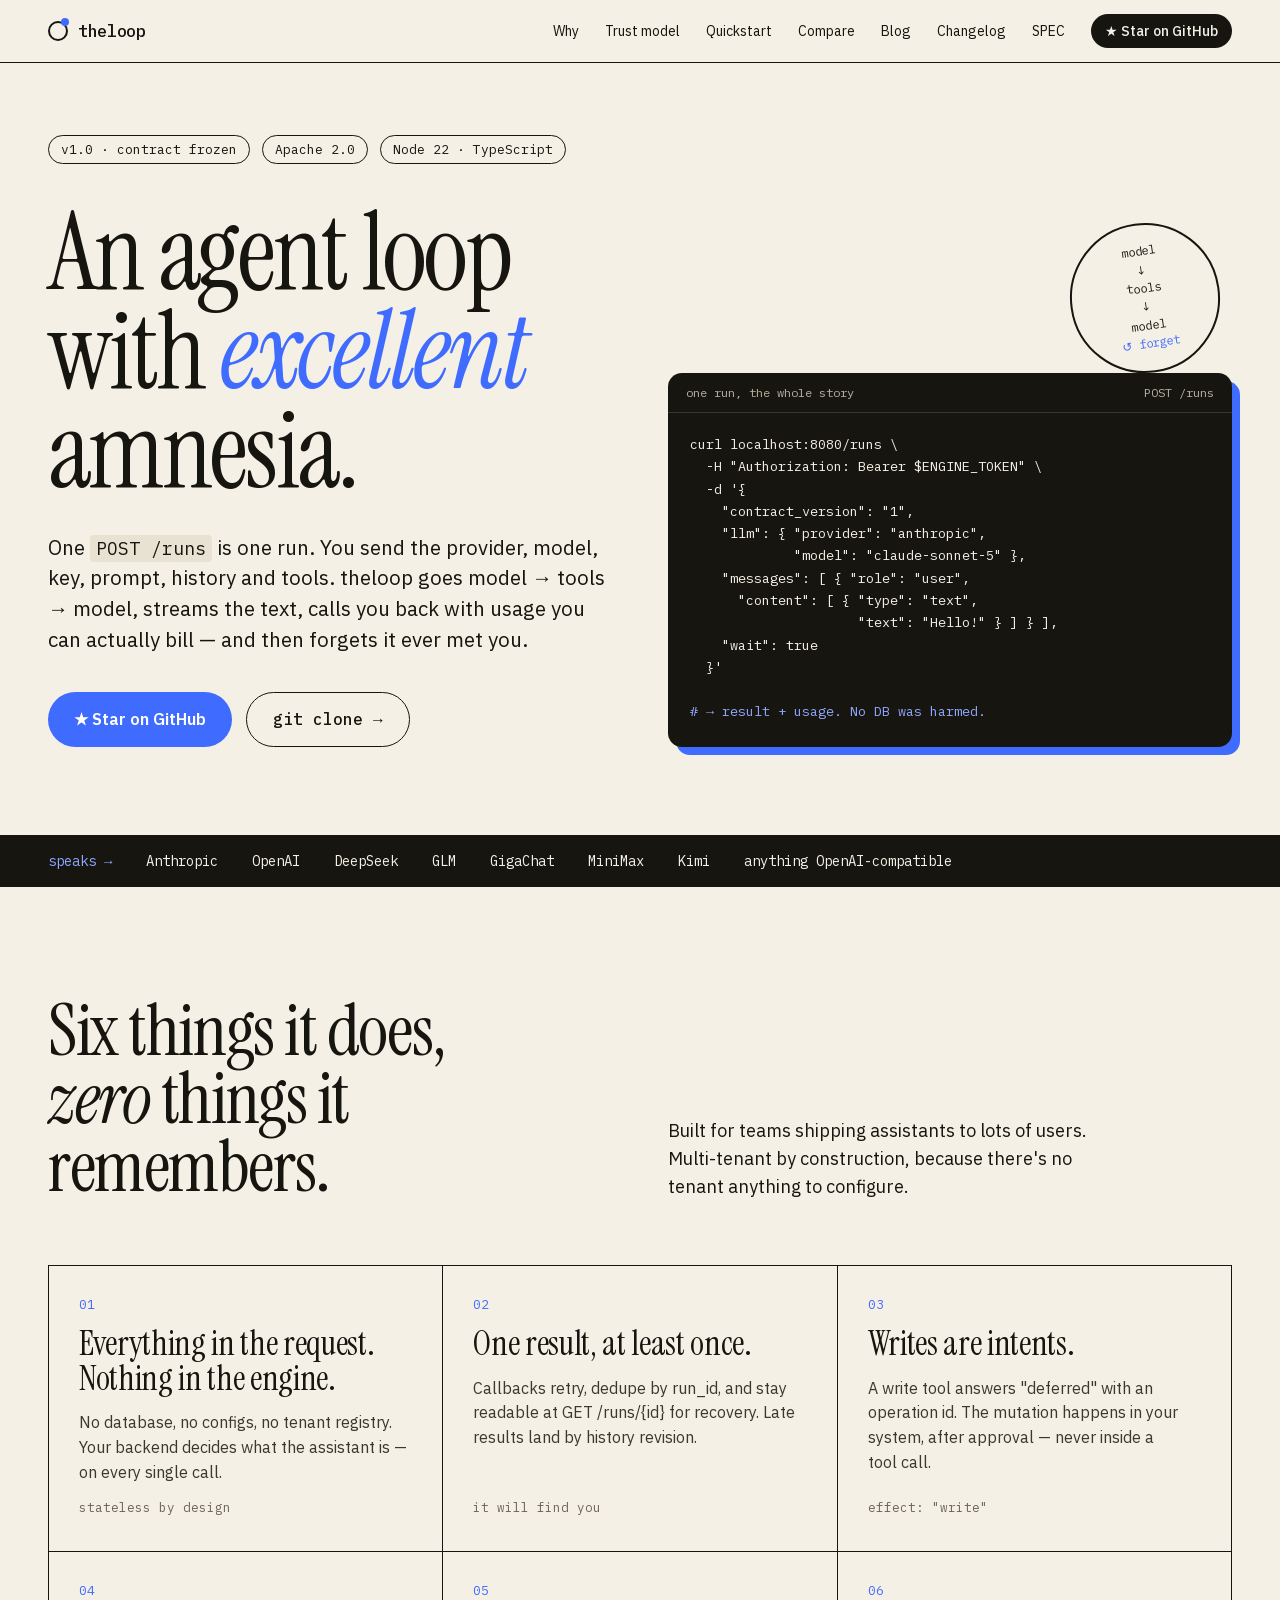
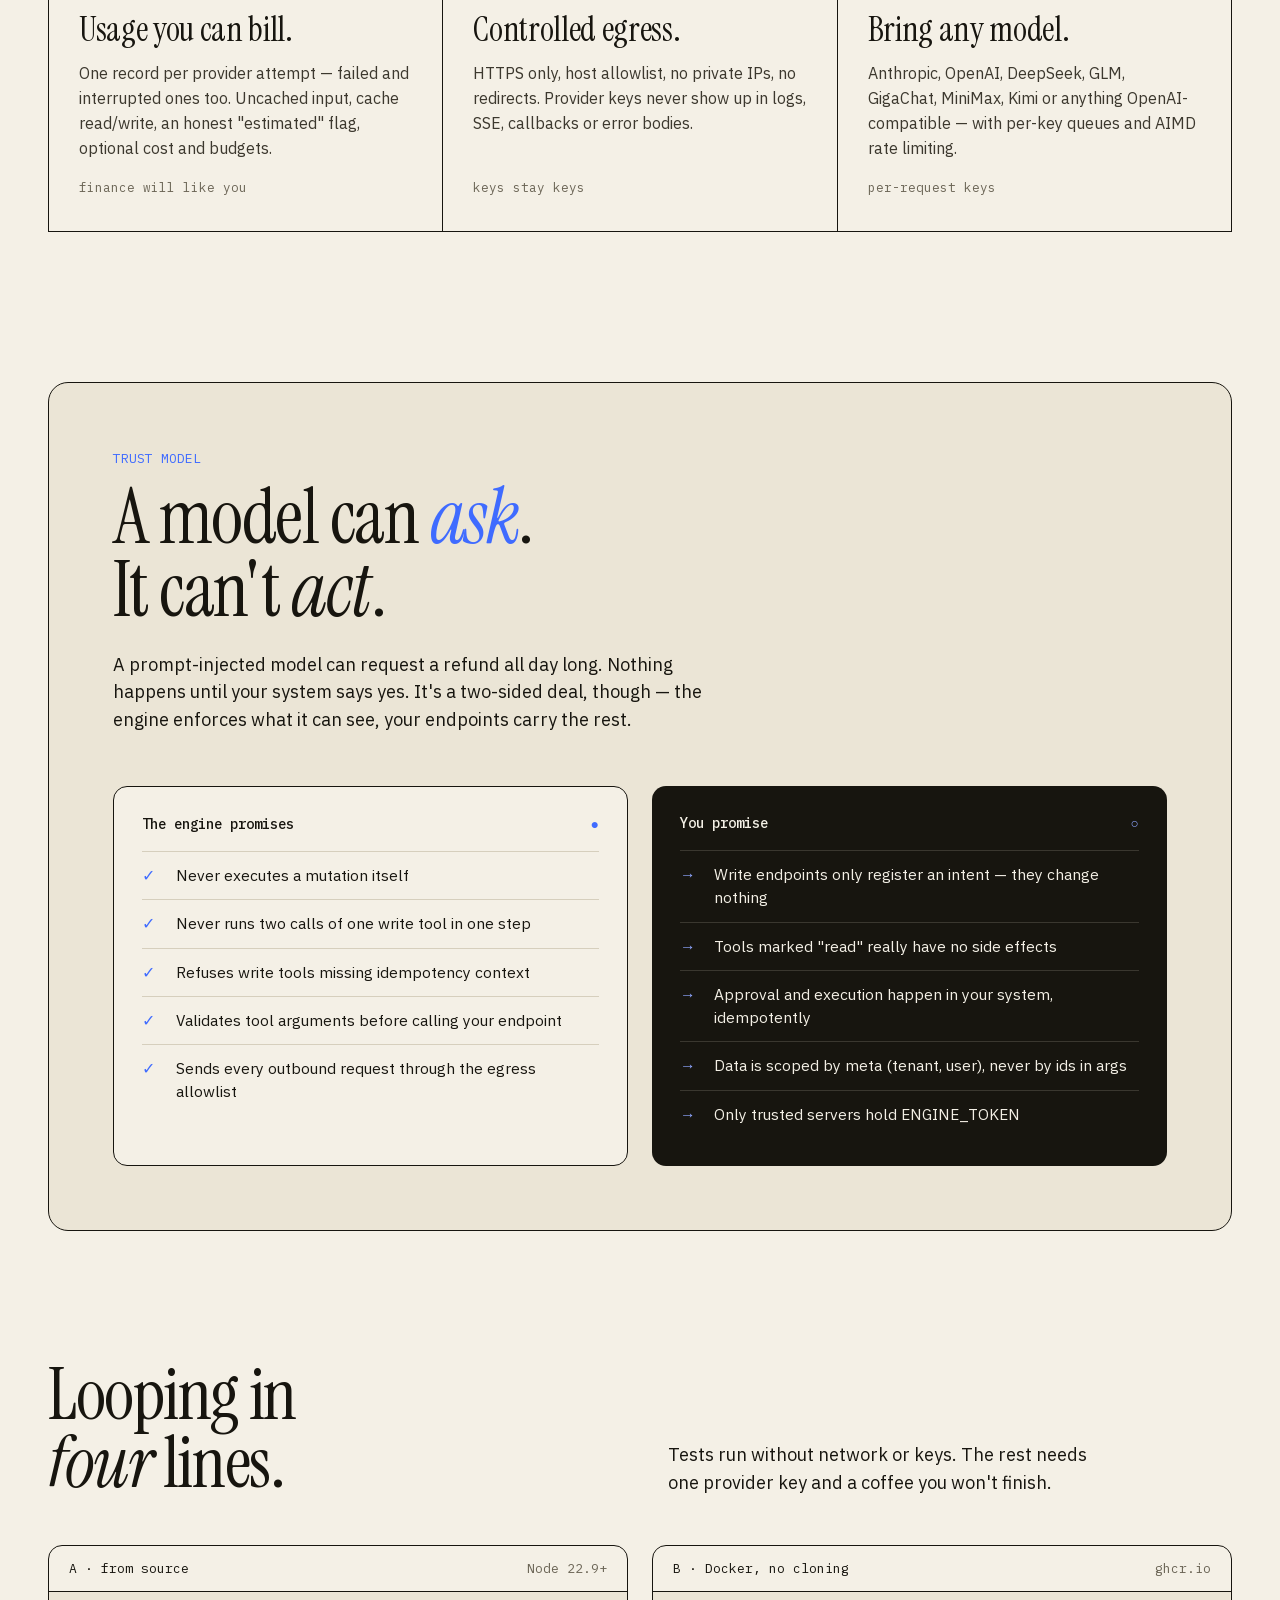
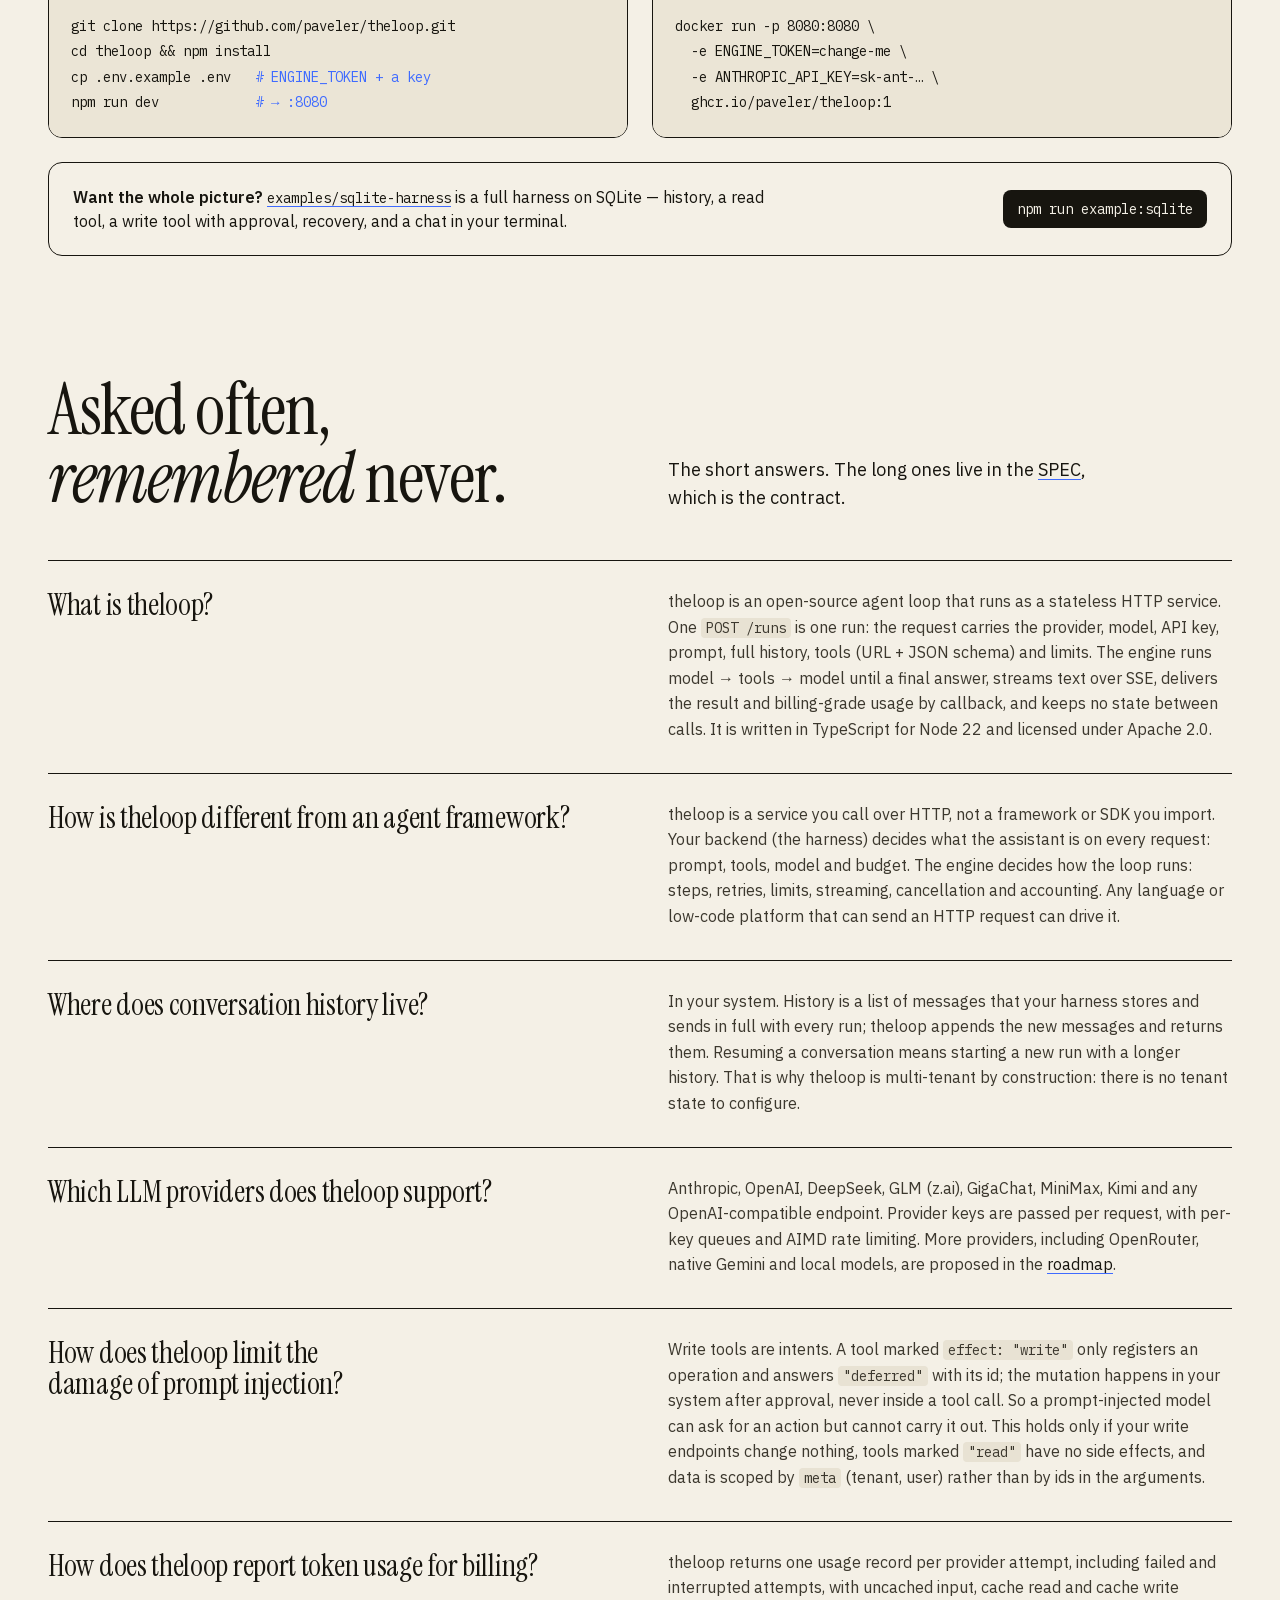
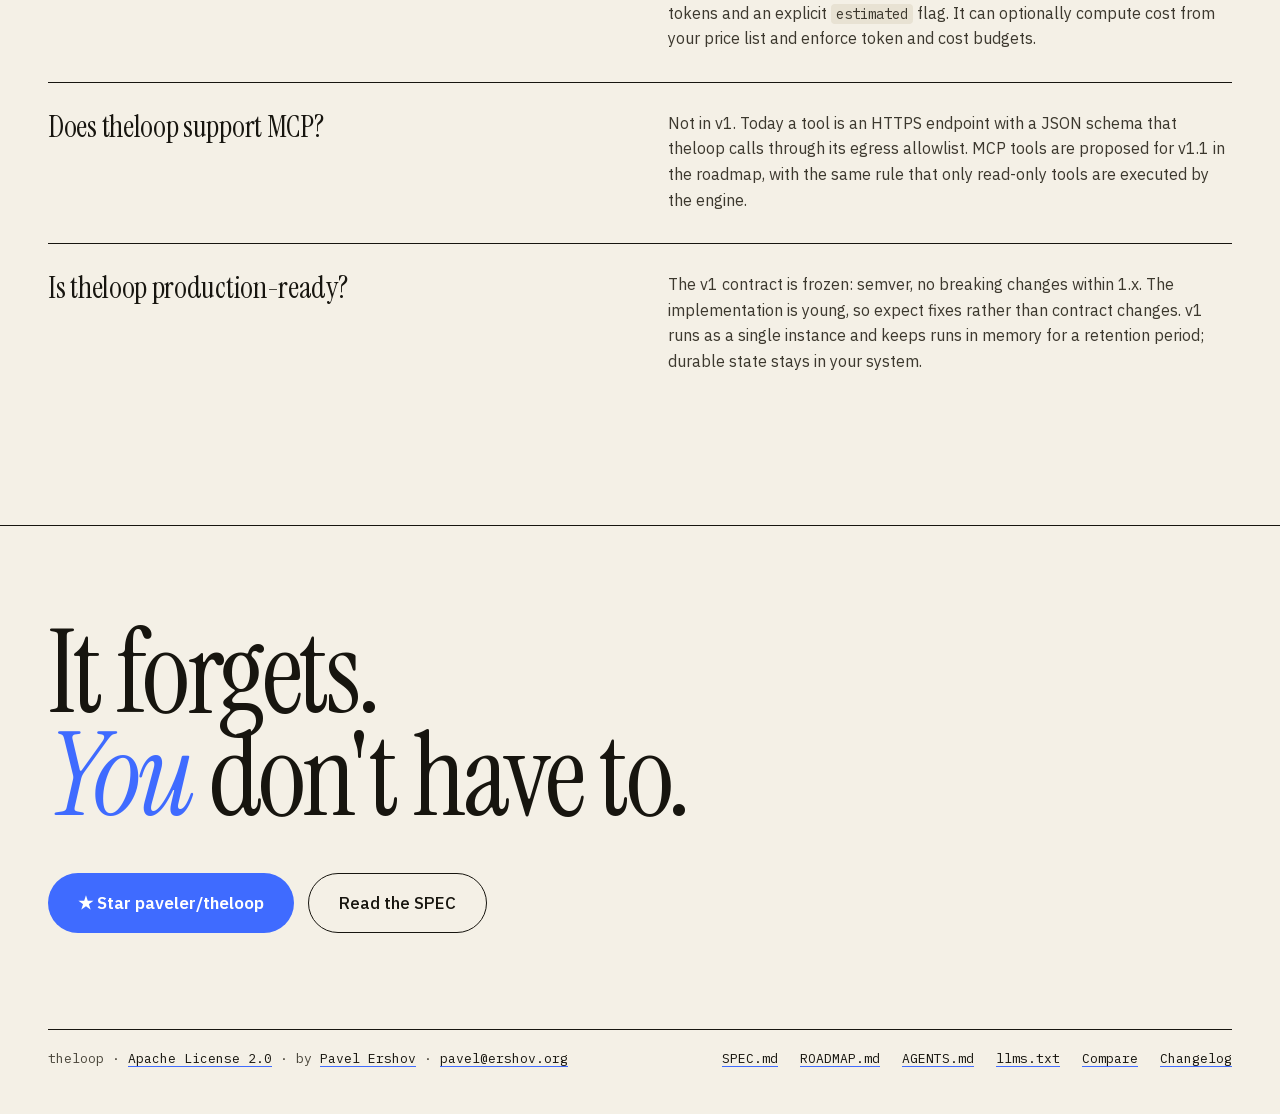
<file: site/index.html>
<!doctype html>
<html lang="en">
<head>
<meta charset="utf-8">
<meta name="viewport" content="width=device-width, initial-scale=1">
<title>theloop — the agent loop as a stateless HTTP service · open source</title>
<meta name="description" content="theloop is an open-source agent loop that runs as a stateless HTTP service. One POST /runs: model → tools → model, SSE streaming, billing-grade usage, write tools as intents. Apache 2.0.">
<link rel="canonical" href="https://theloopengine.com/">
<meta name="robots" content="index, follow, max-snippet:-1, max-image-preview:large, max-video-preview:-1">
<meta name="author" content="Pavel Ershov">
<meta name="theme-color" content="#f4f0e6">
<meta name="color-scheme" content="light">

<meta property="og:type" content="website">
<meta property="og:site_name" content="theloop">
<meta property="og:locale" content="en_US">
<meta property="og:url" content="https://theloopengine.com/">
<meta property="og:title" content="theloop — an agent loop with excellent amnesia">
<meta property="og:description" content="The agent loop as a stateless HTTP service. One POST /runs is one run: model → tools → model, streamed, billed per attempt, then forgotten. Open source, Apache 2.0.">
<meta property="og:image" content="https://theloopengine.com/og.png">
<meta property="og:image:width" content="1200">
<meta property="og:image:height" content="630">
<meta property="og:image:alt" content="theloop: an agent loop with excellent amnesia. One POST /runs, model → tools → model, then forget.">
<meta name="twitter:card" content="summary_large_image">
<meta name="twitter:title" content="theloop — an agent loop with excellent amnesia">
<meta name="twitter:description" content="The agent loop as a stateless HTTP service. One POST /runs: model → tools → model, streamed, billed, forgotten. Apache 2.0.">
<meta name="twitter:image" content="https://theloopengine.com/og.png">
<meta name="twitter:image:alt" content="theloop: an agent loop with excellent amnesia.">

<link rel="icon" href="favicon.ico" sizes="48x48">
<link rel="icon" href="favicon.svg" type="image/svg+xml">
<link rel="apple-touch-icon" href="apple-touch-icon.png">
<link rel="manifest" href="site.webmanifest">
<link rel="alternate" type="text/plain" href="llms.txt" title="llms.txt">

<link rel="preload" href="fonts/instrument-serif-400.woff2" as="font" type="font/woff2" crossorigin>
<link rel="preload" href="fonts/instrument-serif-400-italic.woff2" as="font" type="font/woff2" crossorigin>
<link rel="preload" href="fonts/ibm-plex-sans-var.woff2" as="font" type="font/woff2" crossorigin>
<link rel="preload" href="fonts/ibm-plex-mono-400.woff2" as="font" type="font/woff2" crossorigin>

<script type="application/ld+json">
{
  "@context": "https://schema.org",
  "@graph": [
    {
      "@type": "WebSite",
      "@id": "https://theloopengine.com/#website",
      "url": "https://theloopengine.com/",
      "name": "theloop",
      "description": "The agent loop as a stateless HTTP service.",
      "inLanguage": "en",
      "publisher": { "@id": "https://theloopengine.com/#author" }
    },
    {
      "@type": "WebPage",
      "@id": "https://theloopengine.com/#webpage",
      "url": "https://theloopengine.com/",
      "name": "theloop — the agent loop as a stateless HTTP service",
      "description": "theloop is an open-source agent loop that runs as a stateless HTTP service. One POST /runs: model → tools → model, SSE streaming, billing-grade usage, write tools as intents.",
      "inLanguage": "en",
      "isPartOf": { "@id": "https://theloopengine.com/#website" },
      "about": { "@id": "https://theloopengine.com/#software" },
      "mainEntity": { "@id": "https://theloopengine.com/#software" },
      "primaryImageOfPage": {
        "@type": "ImageObject",
        "url": "https://theloopengine.com/og.png",
        "width": 1200,
        "height": 630
      },
      "datePublished": "2026-10-16",
      "dateModified": "2026-10-16"
    },
    {
      "@type": ["SoftwareApplication", "SoftwareSourceCode"],
      "@id": "https://theloopengine.com/#software",
      "name": "theloop",
      "alternateName": ["theloop engine", "the loop engine"],
      "description": "An open-source agent loop that runs as a stateless HTTP service. One POST /runs is one run: the request carries the provider, model, API key, prompt, full history, tools (URL + JSON schema) and limits. theloop runs model → tools → model until a final answer, streams text over SSE, delivers the result and billing-grade usage by callback, and keeps no state between calls.",
      "url": "https://theloopengine.com/",
      "codeRepository": "https://github.com/paveler/theloop",
      "downloadUrl": "https://github.com/paveler/theloop/releases",
      "installUrl": "https://github.com/paveler/theloop#quickstart",
      "softwareHelp": { "@type": "CreativeWork", "name": "theloop SPEC v1", "url": "https://github.com/paveler/theloop/blob/main/SPEC.md" },
      "license": "https://www.apache.org/licenses/LICENSE-2.0",
      "isAccessibleForFree": true,
      "softwareVersion": "1.5.0",
      "programmingLanguage": "TypeScript",
      "runtimePlatform": "Node.js 22.9+",
      "operatingSystem": "Linux, macOS, Windows (Node.js 22.9+) or Docker",
      "applicationCategory": "DeveloperApplication",
      "applicationSubCategory": "LLM agent runtime",
      "keywords": "agent loop, AI agent, LLM agent, stateless, HTTP API, tool calling, function calling, multi-tenant, SSE streaming, LLM usage billing, prompt injection, Anthropic, OpenAI, DeepSeek, GLM, GigaChat, MiniMax, Kimi, OpenAI-compatible",
      "featureList": [
        "Stateless: no database, no configs, no tenant registry",
        "One POST /runs per run; synchronous mode with wait: true",
        "Model → tools → model loop with SSE streaming and cancellation",
        "At-least-once result delivery by callback, deduplicated by run_id, recoverable via GET /runs/{id}",
        "Write tools as intents: effect \"write\" answers deferred with an operation id; mutation happens after approval in your system",
        "Billing-grade usage: one record per provider attempt, including failed and interrupted ones, with cache read/write and an estimated flag",
        "Optional cost from your price list and token / cost budgets",
        "Controlled egress: HTTPS only, host allowlist, no private IPs, no redirects",
        "Per-request provider keys, per-key queues and AIMD rate limiting",
        "Providers: Anthropic, OpenAI, DeepSeek, GLM, GigaChat, MiniMax, Kimi and any OpenAI-compatible endpoint"
      ],
      "offers": { "@type": "Offer", "price": "0", "priceCurrency": "USD" },
      "author": { "@id": "https://theloopengine.com/#author" },
      "maintainer": { "@id": "https://theloopengine.com/#author" },
      "sameAs": ["https://github.com/paveler/theloop"]
    },
    {
      "@type": "Person",
      "@id": "https://theloopengine.com/#author",
      "name": "Pavel Ershov",
      "email": "mailto:pavel@ershov.org",
      "url": "https://github.com/paveler",
      "sameAs": ["https://github.com/paveler"]
    },
    {
      "@type": "FAQPage",
      "@id": "https://theloopengine.com/#faq",
      "isPartOf": { "@id": "https://theloopengine.com/#webpage" },
      "mainEntity": [
        {
          "@type": "Question",
          "name": "What is theloop?",
          "acceptedAnswer": { "@type": "Answer", "text": "theloop is an open-source agent loop that runs as a stateless HTTP service. One POST /runs is one run: the request carries the provider, model, API key, prompt, full history, tools (URL + JSON schema) and limits. The engine runs model → tools → model until a final answer, streams text over SSE, delivers the result and billing-grade usage by callback, and keeps no state between calls. It is written in TypeScript for Node 22 and licensed under Apache 2.0." }
        },
        {
          "@type": "Question",
          "name": "How is theloop different from an agent framework?",
          "acceptedAnswer": { "@type": "Answer", "text": "theloop is a service you call over HTTP, not a framework or SDK you import. Your backend (the harness) decides what the assistant is on every request: prompt, tools, model and budget. The engine decides how the loop runs: steps, retries, limits, streaming, cancellation and accounting. Any language or low-code platform that can send an HTTP request can drive it." }
        },
        {
          "@type": "Question",
          "name": "Where does conversation history live?",
          "acceptedAnswer": { "@type": "Answer", "text": "In your system. History is a list of messages that your harness stores and sends in full with every run; theloop appends the new messages and returns them. Resuming a conversation means starting a new run with a longer history. That is why theloop is multi-tenant by construction: there is no tenant state to configure." }
        },
        {
          "@type": "Question",
          "name": "Which LLM providers does theloop support?",
          "acceptedAnswer": { "@type": "Answer", "text": "Anthropic, OpenAI, DeepSeek, GLM (z.ai), GigaChat, MiniMax, Kimi and any OpenAI-compatible endpoint. Provider keys are passed per request, with per-key queues and AIMD rate limiting. More providers, including OpenRouter, native Gemini and local models, are proposed in the roadmap." }
        },
        {
          "@type": "Question",
          "name": "How does theloop limit the damage of prompt injection?",
          "acceptedAnswer": { "@type": "Answer", "text": "Write tools are intents. A tool marked effect: \"write\" only registers an operation and answers \"deferred\" with its id; the mutation happens in your system after approval, never inside a tool call. So a prompt-injected model can ask for an action but cannot carry it out. This holds only if your write endpoints change nothing, tools marked \"read\" have no side effects, and data is scoped by meta (tenant, user) rather than by ids in the arguments." }
        },
        {
          "@type": "Question",
          "name": "How does theloop report token usage for billing?",
          "acceptedAnswer": { "@type": "Answer", "text": "theloop returns one usage record per provider attempt, including failed and interrupted attempts, with uncached input, cache read and cache write tokens and an explicit estimated flag. It can optionally compute cost from your price list and enforce token and cost budgets." }
        },
        {
          "@type": "Question",
          "name": "Does theloop support MCP?",
          "acceptedAnswer": { "@type": "Answer", "text": "Not in v1. Today a tool is an HTTPS endpoint with a JSON schema that theloop calls through its egress allowlist. MCP tools are proposed for v1.1 in the roadmap, with the same rule that only read-only tools are executed by the engine." }
        },
        {
          "@type": "Question",
          "name": "Is theloop production-ready?",
          "acceptedAnswer": { "@type": "Answer", "text": "The v1 contract is frozen: semver, no breaking changes within 1.x. The implementation is young, so expect fixes rather than contract changes. v1 runs as a single instance and keeps runs in memory for a retention period; durable state stays in your system." }
        }
      ]
    }
  ]
}
</script>

<style>
/* Fonts: Instrument Serif, IBM Plex Sans, IBM Plex Mono — SIL Open Font License 1.1, latin subset from Google Fonts */
@font-face{font-family:'IBM Plex Mono';font-style:normal;font-weight:400;font-display:swap;src:url(fonts/ibm-plex-mono-400.woff2) format('woff2');unicode-range:U+0000-00FF,U+0131,U+0152-0153,U+02BB-02BC,U+02C6,U+02DA,U+02DC,U+0304,U+0308,U+0329,U+2000-206F,U+20AC,U+2122,U+2191,U+2193,U+2212,U+2215,U+FEFF,U+FFFD}
@font-face{font-family:'IBM Plex Mono';font-style:normal;font-weight:500;font-display:swap;src:url(fonts/ibm-plex-mono-500.woff2) format('woff2');unicode-range:U+0000-00FF,U+0131,U+0152-0153,U+02BB-02BC,U+02C6,U+02DA,U+02DC,U+0304,U+0308,U+0329,U+2000-206F,U+20AC,U+2122,U+2191,U+2193,U+2212,U+2215,U+FEFF,U+FFFD}
@font-face{font-family:'IBM Plex Sans';font-style:normal;font-weight:400 600;font-display:swap;src:url(fonts/ibm-plex-sans-var.woff2) format('woff2');unicode-range:U+0000-00FF,U+0131,U+0152-0153,U+02BB-02BC,U+02C6,U+02DA,U+02DC,U+0304,U+0308,U+0329,U+2000-206F,U+20AC,U+2122,U+2191,U+2193,U+2212,U+2215,U+FEFF,U+FFFD}
@font-face{font-family:'Instrument Serif';font-style:italic;font-weight:400;font-display:swap;src:url(fonts/instrument-serif-400-italic.woff2) format('woff2');unicode-range:U+0000-00FF,U+0131,U+0152-0153,U+02BB-02BC,U+02C6,U+02DA,U+02DC,U+0304,U+0308,U+0329,U+2000-206F,U+20AC,U+2122,U+2191,U+2193,U+2212,U+2215,U+FEFF,U+FFFD}
@font-face{font-family:'Instrument Serif';font-style:normal;font-weight:400;font-display:swap;src:url(fonts/instrument-serif-400.woff2) format('woff2');unicode-range:U+0000-00FF,U+0131,U+0152-0153,U+02BB-02BC,U+02C6,U+02DA,U+02DC,U+0304,U+0308,U+0329,U+2000-206F,U+20AC,U+2122,U+2191,U+2193,U+2212,U+2215,U+FEFF,U+FFFD}
:root{
  --paper:#f4f0e6;--paper-dark:#ebe5d6;--chip:#e8e2d3;
  --ink:#17150f;--ink-line:#3a372f;--hair:#d6cfbd;
  --body2:#3c382e;--muted:#6b6556;--meta:#4a463b;--code-muted:#b9b3a3;
  --accent:#3f6bff;--accent-dark:#8fa6ff;
  --serif:'Instrument Serif',serif;
  --sans:'IBM Plex Sans',sans-serif;
  --mono:'IBM Plex Mono',monospace;
  --gutter:28px;
}
*{box-sizing:border-box}
html{-webkit-text-size-adjust:100%;text-size-adjust:100%}
@media (prefers-reduced-motion:no-preference){html{scroll-behavior:smooth}}
html,body{margin:0;background:var(--paper);color:var(--ink);-webkit-font-smoothing:antialiased}
body{font-family:var(--sans);min-height:100vh}
a{color:var(--ink);text-decoration-color:var(--accent);text-underline-offset:3px}
a:hover{color:var(--accent)}
a:focus-visible,pre:focus-visible{outline:2px solid var(--accent);outline-offset:3px}
::selection{background:var(--accent);color:#fff}
h1,h2,h3{font-weight:400;margin:0}
em{font-style:italic}
code,pre{font-family:var(--mono)}
.skip{position:absolute;left:-9999px;top:0;z-index:20;background:var(--ink);color:var(--paper);padding:10px 16px;border-radius:0 0 8px 0}
.skip:focus{left:0}
.wrap{max-width:1240px;margin:0 auto;padding-left:var(--gutter);padding-right:var(--gutter)}
section[id]{scroll-margin-top:72px}

/* header */
.site-header{position:sticky;top:0;z-index:10;background:rgba(244,240,230,.92);-webkit-backdrop-filter:blur(8px);backdrop-filter:blur(8px);border-bottom:1px solid var(--ink)}
.site-header .wrap{padding-top:14px;padding-bottom:14px;display:flex;align-items:center;justify-content:space-between;gap:20px;flex-wrap:wrap}
.logo{display:flex;align-items:center;gap:10px;text-decoration:none}
.ring{width:20px;height:20px;border:2.5px solid var(--ink);border-radius:50%;display:block;position:relative;flex:none}
.ring::after{content:"";position:absolute;top:-5px;right:-3px;width:8px;height:8px;background:var(--accent);border-radius:50%}
.wordmark{font-family:var(--mono);font-weight:500;font-size:17px;letter-spacing:-.02em}
.nav{display:flex;align-items:center;gap:26px;font-size:14px;flex-wrap:wrap}
.nav a{text-decoration:none}
.nav .pill{display:flex;align-items:center;background:var(--ink);color:var(--paper);padding:8px 14px;border-radius:999px;font-weight:500}
.nav .pill:hover{background:var(--accent);color:#fff}

/* hero */
.hero{padding-top:72px;padding-bottom:88px;overflow-x:clip}
.badges{display:flex;gap:12px;flex-wrap:wrap;font-family:var(--mono);font-size:13px;margin:0 0 40px;padding:0;list-style:none}
.badges li{border:1px solid var(--ink);border-radius:999px;padding:5px 12px}
.hero-grid{display:grid;grid-template-columns:repeat(auto-fit,minmax(min(100%,460px),1fr));gap:56px;align-items:end}
h1{font-family:var(--serif);font-size:clamp(56px,8.4vw,124px);line-height:.92;letter-spacing:-.025em;text-wrap:balance}
h1 em,.accent{color:var(--accent)}
.lead{font-size:clamp(18px,1.6vw,21px);line-height:1.5;max-width:560px;margin:32px 0 0;text-wrap:pretty}
.chip{font-size:.88em;background:var(--chip);padding:2px 6px;border-radius:4px;white-space:nowrap}
.ctas{display:flex;gap:14px;flex-wrap:wrap;margin-top:36px}
.btn{text-decoration:none;padding:16px 26px;border-radius:999px;font-size:16px;display:flex;align-items:center}
.btn-accent{background:var(--accent);color:#fff;font-weight:600}
.btn-accent:hover{background:var(--ink);color:var(--paper)}
.btn-outline{border:1.5px solid var(--ink);font-weight:500}
.btn-outline:hover{background:var(--ink);color:var(--paper)}
.btn-mono{font-family:var(--mono)}
.hero-code{position:relative}
.sticker{position:absolute;right:12px;top:-150px;width:150px;height:150px;border:2px solid var(--ink);border-radius:50%;display:flex;align-items:center;justify-content:center;background:var(--paper);z-index:2;transform:rotate(-8deg);font-family:var(--mono);font-size:12px;line-height:1.55;text-align:center}
.card-dark{background:var(--ink);color:var(--paper);border-radius:14px;overflow:hidden;box-shadow:8px 8px 0 var(--accent)}
.card-head{display:flex;justify-content:space-between;gap:12px;padding:12px 18px;border-bottom:1px solid var(--ink-line);font-family:var(--mono);font-size:12px;color:var(--code-muted)}
.card-dark pre{margin:0;padding:20px 22px 24px;font-size:13.5px;line-height:1.65;overflow-x:auto;white-space:pre}
.c-dark{color:var(--accent-dark)}

/* providers */
.providers{border-top:1px solid var(--ink);border-bottom:1px solid var(--ink);overflow:hidden;background:var(--ink);color:var(--paper)}
.providers ul{margin:0 auto;padding-top:16px;padding-bottom:16px;list-style:none;display:flex;gap:14px 34px;flex-wrap:wrap;align-items:center;font-family:var(--mono);font-size:14px}

/* section heads */
.sec-head{display:grid;grid-template-columns:repeat(auto-fit,minmax(min(100%,320px),1fr));gap:24px 56px;align-items:end;margin-bottom:64px}
h2{font-family:var(--serif);font-size:clamp(44px,5.6vw,80px);line-height:.95;letter-spacing:-.02em;text-wrap:balance}
.intro{font-size:18px;line-height:1.55;margin:0;max-width:440px;text-wrap:pretty}

/* why */
.why{padding-top:110px;padding-bottom:40px}
.cards{display:grid;grid-template-columns:repeat(auto-fill,minmax(min(100%,340px),1fr));border-top:1px solid var(--ink);border-left:1px solid var(--ink)}
.cards article{border-right:1px solid var(--ink);border-bottom:1px solid var(--ink);padding:30px 30px 36px;display:flex;flex-direction:column;gap:14px;min-height:280px}
.num{font-family:var(--mono);font-size:13px;color:var(--accent)}
.cards h3{font-family:var(--serif);font-size:34px;line-height:1.02;letter-spacing:-.01em;text-wrap:balance}
.cards p{font-size:16px;line-height:1.55;margin:0;color:var(--body2);text-wrap:pretty}
.aside{margin-top:auto;font-family:var(--mono);font-size:12.5px;color:var(--muted)}

/* trust */
.trust{padding-top:110px;padding-bottom:110px}
.panel{background:var(--paper-dark);border:1px solid var(--ink);border-radius:20px;padding:clamp(28px,5vw,64px)}
.eyebrow{margin:0}
.eyebrow span{font-family:var(--mono);font-size:13px;color:var(--accent)}
.trust h2{font-size:clamp(44px,6vw,88px);margin-top:14px;max-width:900px}
.trust .intro{max-width:620px;margin-top:24px}
.promises{display:grid;grid-template-columns:repeat(auto-fit,minmax(min(100%,380px),1fr));gap:24px;margin-top:52px}
.promise{border-radius:14px;padding:28px}
.promise-engine{background:var(--paper);border:1px solid var(--ink)}
.promise-you{background:var(--ink);color:var(--paper)}
.promise h3{font-family:var(--mono);font-weight:500;font-size:14px;margin:0 0 18px;display:flex;justify-content:space-between}
.promise ul{margin:0;padding:0;list-style:none}
.promise li{display:grid;grid-template-columns:28px 1fr;gap:6px;padding:12px 0;border-top:1px solid var(--hair);font-size:15.5px;line-height:1.5}
.promise-you li{border-top-color:var(--ink-line)}
.promise li::before{content:"✓";color:var(--accent)}
.promise-you li::before{content:"→";color:var(--accent-dark)}
.promise-you .mark{color:var(--accent-dark)}
.promise-engine .mark{color:var(--accent)}

/* quickstart */
.quickstart{padding-top:20px;padding-bottom:120px}
.quickstart .sec-head{grid-template-columns:repeat(auto-fit,minmax(min(100%,340px),1fr));margin-bottom:48px}
.code-cards{display:grid;grid-template-columns:repeat(auto-fit,minmax(min(100%,460px),1fr));gap:24px}
.card-outline{border:1px solid var(--ink);border-radius:14px;overflow:hidden;min-width:0}
.card-outline h3{padding:14px 20px;border-bottom:1px solid var(--ink);display:flex;justify-content:space-between;gap:12px;font-family:var(--mono);font-size:13px;font-weight:400}
.card-outline h3 span:last-child{color:var(--muted)}
.card-outline pre{margin:0;padding:22px;font-size:14px;line-height:1.8;overflow-x:auto;background:var(--paper-dark)}
.c-acc{color:var(--accent)}
.banner{margin-top:24px;border:1px solid var(--ink);border-radius:14px;padding:22px 24px;display:flex;justify-content:space-between;align-items:center;gap:16px;flex-wrap:wrap}
.banner p{margin:0;font-size:16px;line-height:1.5;max-width:720px}
.banner p code{font-size:14px}
.banner strong{font-weight:600}
.cmd{font-size:14px;background:var(--ink);color:var(--paper);padding:10px 14px;border-radius:8px}

/* faq */
.faq{padding-bottom:120px}
.faq .sec-head{margin-bottom:48px}
.qa{margin:0}
.qa-row{display:grid;grid-template-columns:repeat(auto-fit,minmax(min(100%,340px),1fr));gap:12px 56px;padding:28px 0 30px;border-top:1px solid var(--ink)}
.qa-row h3{font-family:var(--serif);font-size:30px;line-height:1.05;letter-spacing:-.01em;text-wrap:balance}
.qa-row p{margin:0;font-size:16px;line-height:1.6;color:var(--body2);max-width:640px;text-wrap:pretty}
.qa-row code{font-size:.88em;background:var(--chip);padding:1px 5px;border-radius:4px;white-space:nowrap}

/* footer */
.site-footer{border-top:1px solid var(--ink)}
.site-footer .wrap{padding-top:96px;padding-bottom:48px}
.site-footer h2{font-size:clamp(52px,9vw,140px);line-height:.9;letter-spacing:-.03em}
.site-footer h2 em{color:var(--accent)}
.site-footer .ctas{margin-top:44px}
.site-footer .btn{padding:18px 30px;font-size:17px}
.meta{display:flex;justify-content:space-between;gap:16px;flex-wrap:wrap;margin-top:96px;padding-top:20px;border-top:1px solid var(--ink);font-family:var(--mono);font-size:13px;color:var(--meta)}
.meta p{margin:0}
.meta a{white-space:nowrap}
.meta nav{display:flex;gap:22px;flex-wrap:wrap}

/* mobile */
@media (max-width:640px){
  :root{--gutter:20px}
  .site-header{position:static}
  section[id]{scroll-margin-top:0}
  .site-header .wrap{padding-top:12px;padding-bottom:12px;gap:12px}
  .nav{gap:18px}
  .nav .opt{display:none}
  .hero{padding-top:44px;padding-bottom:64px}
  .badges{margin-bottom:28px;gap:8px}
  .badges li{font-size:12px;padding:4px 10px}
  .ctas .btn{flex:1 1 auto;justify-content:center}
  .hero-grid{gap:20px}
  .hero-code{padding-top:96px}
  .sticker{width:106px;height:106px;top:0;right:14px;font-size:10px;line-height:1.45}
  .card-dark pre{font-size:12.5px;padding:18px 18px 20px}
  .card-head{padding:11px 16px}
  .why{padding-top:80px}
  .sec-head{margin-bottom:44px}
  .cards article{padding:26px 22px 30px;min-height:0}
  .cards h3{font-size:31px}
  .aside{margin-top:8px}
  .trust{padding-top:80px;padding-bottom:80px}
  .panel{padding:28px 20px}
  .promise{padding:22px 20px}
  .card-outline pre{font-size:13px;padding:18px}
  .quickstart{padding-bottom:88px}
  .faq{padding-bottom:88px}
  .qa-row h3{font-size:27px}
  .site-footer .wrap{padding-top:72px}
  .meta{margin-top:72px}
}
</style>
</head>
<body>
<a class="skip" href="#main">Skip to content</a>

<header class="site-header">
  <div class="wrap">
    <a href="#top" class="logo" aria-label="theloop, back to top">
      <span class="ring" aria-hidden="true"></span>
      <span class="wordmark">theloop</span>
    </a>
    <nav class="nav" aria-label="Primary">
      <a class="opt" href="#why">Why</a>
      <a class="opt" href="#trust">Trust model</a>
      <a class="opt" href="#quickstart">Quickstart</a>
      <a class="opt" href="vs/">Compare</a>
      <a class="opt" href="blog/">Blog</a>
      <a class="opt" href="changelog/">Changelog</a>
      <a href="https://github.com/paveler/theloop/blob/main/SPEC.md">SPEC</a>
      <a class="pill" href="https://github.com/paveler/theloop">★ Star on GitHub</a>
    </nav>
  </div>
</header>

<main id="main">

<section id="top" class="wrap hero" aria-labelledby="hero-title">
  <ul class="badges" aria-label="Project facts">
    <li>v1.0 · contract frozen</li>
    <li>Apache 2.0</li>
    <li>Node 22 · TypeScript</li>
  </ul>
  <div class="hero-grid">
    <div>
      <h1 id="hero-title">An agent loop with <em>excellent</em> amnesia.</h1>
      <p class="lead">One <code class="chip">POST /runs</code> is one run. You send the provider, model, key, prompt, history and tools. theloop goes model → tools → model, streams the text, calls you back with usage you can actually bill — and then forgets it ever met you.</p>
      <div class="ctas">
        <a class="btn btn-accent" href="https://github.com/paveler/theloop">★ Star on GitHub</a>
        <a class="btn btn-outline btn-mono" href="#quickstart">git clone →</a>
      </div>
    </div>
    <div class="hero-code">
      <div class="sticker" aria-hidden="true"><span>model<br>↓<br>tools<br>↓<br>model<br><span class="accent">↺ forget</span></span></div>
      <figure class="card-dark" style="margin:0">
        <figcaption class="card-head"><span>one run, the whole story</span><span>POST /runs</span></figcaption>
<pre tabindex="0" aria-label="Example: one synchronous run with curl"><code>curl localhost:8080/runs \
  -H "Authorization: Bearer $ENGINE_TOKEN" \
  -d '{
    "contract_version": "1",
    "llm": { "provider": "anthropic",
             "model": "claude-sonnet-5" },
    "messages": [ { "role": "user",
      "content": [ { "type": "text",
                     "text": "Hello!" } ] } ],
    "wait": true
  }'

<span class="c-dark"># → result + usage. No DB was harmed.</span></code></pre>
      </figure>
    </div>
  </div>
</section>

<div class="providers">
  <ul class="wrap" aria-label="Supported LLM providers">
    <li class="c-dark" aria-hidden="true">speaks →</li><li>Anthropic</li><li>OpenAI</li><li>DeepSeek</li><li>GLM</li><li>GigaChat</li><li>MiniMax</li><li>Kimi</li><li>anything OpenAI-compatible</li>
  </ul>
</div>

<section id="why" class="wrap why" aria-labelledby="why-title">
  <div class="sec-head">
    <h2 id="why-title">Six things it does,<br><em>zero</em> things it remembers.</h2>
    <p class="intro">Built for teams shipping assistants to lots of users. Multi-tenant by construction, because there's no tenant anything to configure.</p>
  </div>
  <div class="cards">
    <article>
      <span class="num">01</span>
      <h3>Everything in the request. Nothing in the engine.</h3>
      <p>No database, no configs, no tenant registry. Your backend decides what the assistant is — on every single call.</p>
      <span class="aside">stateless by design</span>
    </article>
    <article>
      <span class="num">02</span>
      <h3>One result, at least once.</h3>
      <p>Callbacks retry, dedupe by run_id, and stay readable at GET /runs/{id} for recovery. Late results land by history revision.</p>
      <span class="aside">it will find you</span>
    </article>
    <article>
      <span class="num">03</span>
      <h3>Writes are intents.</h3>
      <p>A write tool answers "deferred" with an operation id. The mutation happens in your system, after approval — never inside a tool call.</p>
      <span class="aside">effect: "write"</span>
    </article>
    <article>
      <span class="num">04</span>
      <h3>Usage you can bill.</h3>
      <p>One record per provider attempt — failed and interrupted ones too. Uncached input, cache read/write, an honest "estimated" flag, optional cost and budgets.</p>
      <span class="aside">finance will like you</span>
    </article>
    <article>
      <span class="num">05</span>
      <h3>Controlled egress.</h3>
      <p>HTTPS only, host allowlist, no private IPs, no redirects. Provider keys never show up in logs, SSE, callbacks or error bodies.</p>
      <span class="aside">keys stay keys</span>
    </article>
    <article>
      <span class="num">06</span>
      <h3>Bring any model.</h3>
      <p>Anthropic, OpenAI, DeepSeek, GLM, GigaChat, MiniMax, Kimi or anything OpenAI-compatible — with per-key queues and AIMD rate limiting.</p>
      <span class="aside">per-request keys</span>
    </article>
  </div>
</section>

<section id="trust" class="wrap trust" aria-labelledby="trust-title">
  <div class="panel">
    <p class="eyebrow"><span>TRUST MODEL</span></p>
    <h2 id="trust-title">A model can <em class="accent">ask</em>.<br>It can't <em>act</em>.</h2>
    <p class="intro">A prompt-injected model can request a refund all day long. Nothing happens until your system says yes. It's a two-sided deal, though — the engine enforces what it can see, your endpoints carry the rest.</p>
    <div class="promises">
      <div class="promise promise-engine">
        <h3><span>The engine promises</span><span class="mark" aria-hidden="true">●</span></h3>
        <ul>
          <li>Never executes a mutation itself</li>
          <li>Never runs two calls of one write tool in one step</li>
          <li>Refuses write tools missing idempotency context</li>
          <li>Validates tool arguments before calling your endpoint</li>
          <li>Sends every outbound request through the egress allowlist</li>
        </ul>
      </div>
      <div class="promise promise-you">
        <h3><span>You promise</span><span class="mark" aria-hidden="true">○</span></h3>
        <ul>
          <li>Write endpoints only register an intent — they change nothing</li>
          <li>Tools marked "read" really have no side effects</li>
          <li>Approval and execution happen in your system, idempotently</li>
          <li>Data is scoped by meta (tenant, user), never by ids in args</li>
          <li>Only trusted servers hold ENGINE_TOKEN</li>
        </ul>
      </div>
    </div>
  </div>
</section>

<section id="quickstart" class="wrap quickstart" aria-labelledby="qs-title">
  <div class="sec-head">
    <h2 id="qs-title">Looping in<br><em>four</em> lines.</h2>
    <p class="intro">Tests run without network or keys. The rest needs one provider key and a coffee you won't finish.</p>
  </div>
  <div class="code-cards">
    <div class="card-outline">
      <h3><span>A · from source</span><span>Node 22.9+</span></h3>
<pre tabindex="0" aria-label="Run theloop from source"><code>git clone https://github.com/paveler/theloop.git
cd theloop &amp;&amp; npm install
cp .env.example .env   <span class="c-acc"># ENGINE_TOKEN + a key</span>
npm run dev            <span class="c-acc"># → :8080</span></code></pre>
    </div>
    <div class="card-outline">
      <h3><span>B · Docker, no cloning</span><span>ghcr.io</span></h3>
<pre tabindex="0" aria-label="Run theloop with Docker"><code>docker run -p 8080:8080 \
  -e ENGINE_TOKEN=change-me \
  -e ANTHROPIC_API_KEY=sk-ant-… \
  ghcr.io/paveler/theloop:1</code></pre>
    </div>
  </div>
  <div class="banner">
    <p><strong>Want the whole picture?</strong> <a href="https://github.com/paveler/theloop/tree/main/examples/sqlite-harness"><code>examples/sqlite-harness</code></a> is a full harness on SQLite — history, a read tool, a write tool with approval, recovery, and a chat in your terminal.</p>
    <code class="cmd">npm run example:sqlite</code>
  </div>
</section>

<section id="faq" class="wrap faq" aria-labelledby="faq-title">
  <div class="sec-head">
    <h2 id="faq-title">Asked often,<br><em>remembered</em> never.</h2>
    <p class="intro">The short answers. The long ones live in the <a href="https://github.com/paveler/theloop/blob/main/SPEC.md">SPEC</a>, which is the contract.</p>
  </div>
  <div class="qa">
    <div class="qa-row">
      <h3>What is theloop?</h3>
      <p>theloop is an open-source agent loop that runs as a stateless HTTP service. One <code>POST /runs</code> is one run: the request carries the provider, model, API key, prompt, full history, tools (URL + JSON schema) and limits. The engine runs model → tools → model until a final answer, streams text over SSE, delivers the result and billing-grade usage by callback, and keeps no state between calls. It is written in TypeScript for Node 22 and licensed under Apache 2.0.</p>
    </div>
    <div class="qa-row">
      <h3>How is theloop different from an agent framework?</h3>
      <p>theloop is a service you call over HTTP, not a framework or SDK you import. Your backend (the harness) decides what the assistant is on every request: prompt, tools, model and budget. The engine decides how the loop runs: steps, retries, limits, streaming, cancellation and accounting. Any language or low-code platform that can send an HTTP request can drive it.</p>
    </div>
    <div class="qa-row">
      <h3>Where does conversation history live?</h3>
      <p>In your system. History is a list of messages that your harness stores and sends in full with every run; theloop appends the new messages and returns them. Resuming a conversation means starting a new run with a longer history. That is why theloop is multi-tenant by construction: there is no tenant state to configure.</p>
    </div>
    <div class="qa-row">
      <h3>Which LLM providers does theloop support?</h3>
      <p>Anthropic, OpenAI, DeepSeek, GLM (z.ai), GigaChat, MiniMax, Kimi and any OpenAI-compatible endpoint. Provider keys are passed per request, with per-key queues and AIMD rate limiting. More providers, including OpenRouter, native Gemini and local models, are proposed in the <a href="https://github.com/paveler/theloop/blob/main/ROADMAP.md">roadmap</a>.</p>
    </div>
    <div class="qa-row">
      <h3>How does theloop limit the damage of prompt injection?</h3>
      <p>Write tools are intents. A tool marked <code>effect: "write"</code> only registers an operation and answers <code>"deferred"</code> with its id; the mutation happens in your system after approval, never inside a tool call. So a prompt-injected model can ask for an action but cannot carry it out. This holds only if your write endpoints change nothing, tools marked <code>"read"</code> have no side effects, and data is scoped by <code>meta</code> (tenant, user) rather than by ids in the arguments.</p>
    </div>
    <div class="qa-row">
      <h3>How does theloop report token usage for billing?</h3>
      <p>theloop returns one usage record per provider attempt, including failed and interrupted attempts, with uncached input, cache read and cache write tokens and an explicit <code>estimated</code> flag. It can optionally compute cost from your price list and enforce token and cost budgets.</p>
    </div>
    <div class="qa-row">
      <h3>Does theloop support MCP?</h3>
      <p>Not in v1. Today a tool is an HTTPS endpoint with a JSON schema that theloop calls through its egress allowlist. MCP tools are proposed for v1.1 in the roadmap, with the same rule that only read-only tools are executed by the engine.</p>
    </div>
    <div class="qa-row">
      <h3>Is theloop production-ready?</h3>
      <p>The v1 contract is frozen: semver, no breaking changes within 1.x. The implementation is young, so expect fixes rather than contract changes. v1 runs as a single instance and keeps runs in memory for a retention period; durable state stays in your system.</p>
    </div>
  </div>
</section>

</main>

<footer class="site-footer">
  <div class="wrap">
    <h2>It forgets.<br><em>You</em> don't have to.</h2>
    <div class="ctas">
      <a class="btn btn-accent" href="https://github.com/paveler/theloop">★ Star paveler/theloop</a>
      <a class="btn btn-outline" href="https://github.com/paveler/theloop/blob/main/SPEC.md">Read the SPEC</a>
    </div>
    <div class="meta">
      <p>theloop · <a href="https://github.com/paveler/theloop/blob/main/LICENSE">Apache License 2.0</a> · by <a href="https://github.com/paveler" rel="author">Pavel Ershov</a> · <a href="mailto:pavel@ershov.org">pavel@ershov.org</a></p>
      <nav aria-label="Documents">
        <a href="https://github.com/paveler/theloop/blob/main/SPEC.md">SPEC.md</a>
        <a href="https://github.com/paveler/theloop/blob/main/ROADMAP.md">ROADMAP.md</a>
        <a href="https://github.com/paveler/theloop/blob/main/AGENTS.md">AGENTS.md</a>
        <a href="llms.txt">llms.txt</a>
        <a href="vs/">Compare</a>
        <a href="changelog/">Changelog</a>
      </nav>
    </div>
  </div>
</footer>
</body>
</html>
</file>
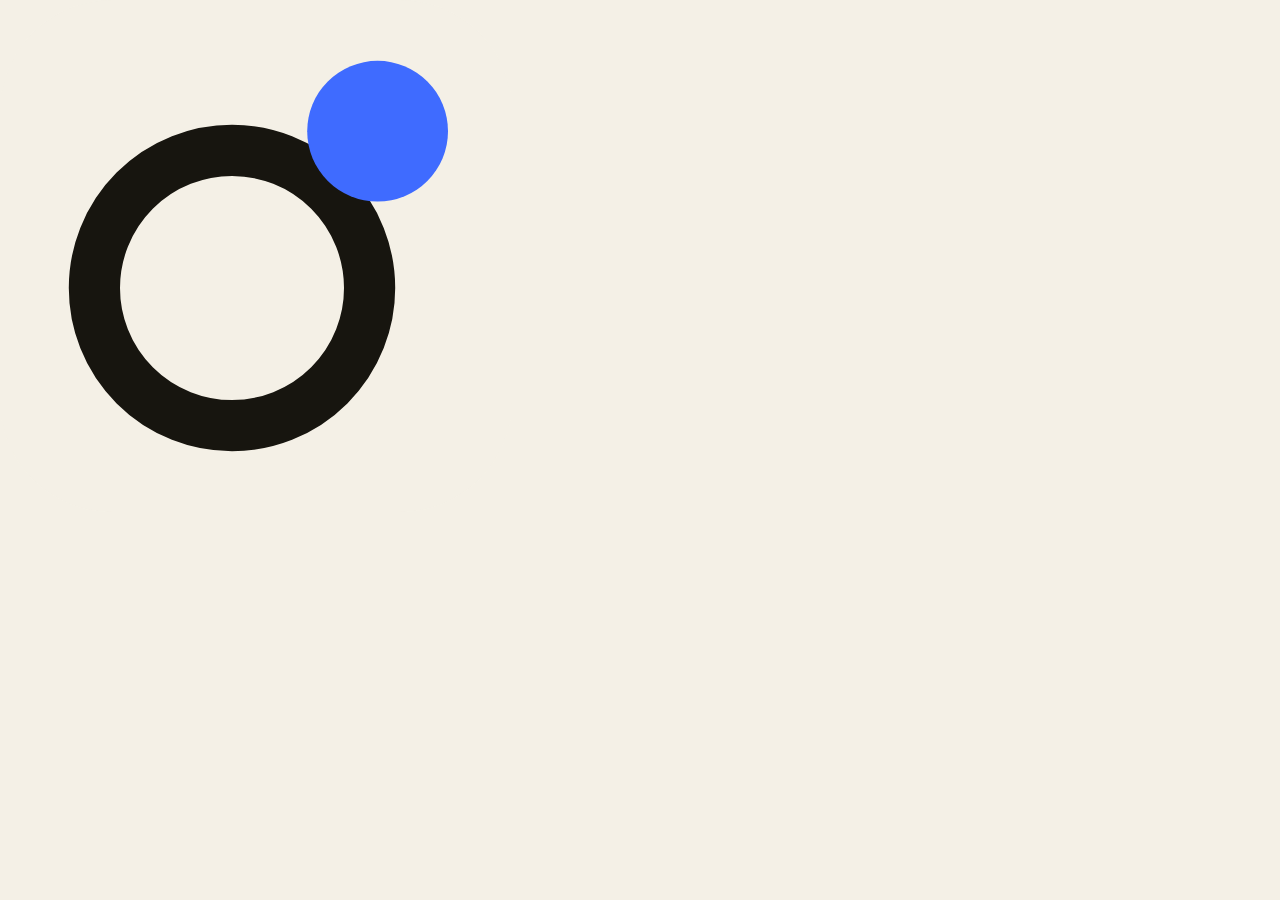
<file: src-assets/icon.html>
<!doctype html><html><head><style>html,body{margin:0;width:512px;height:512px;overflow:hidden;background:#f4f0e6}img{display:block;width:512px;height:512px}</style></head><body><img src="../site/favicon.svg"></body></html>
</file>
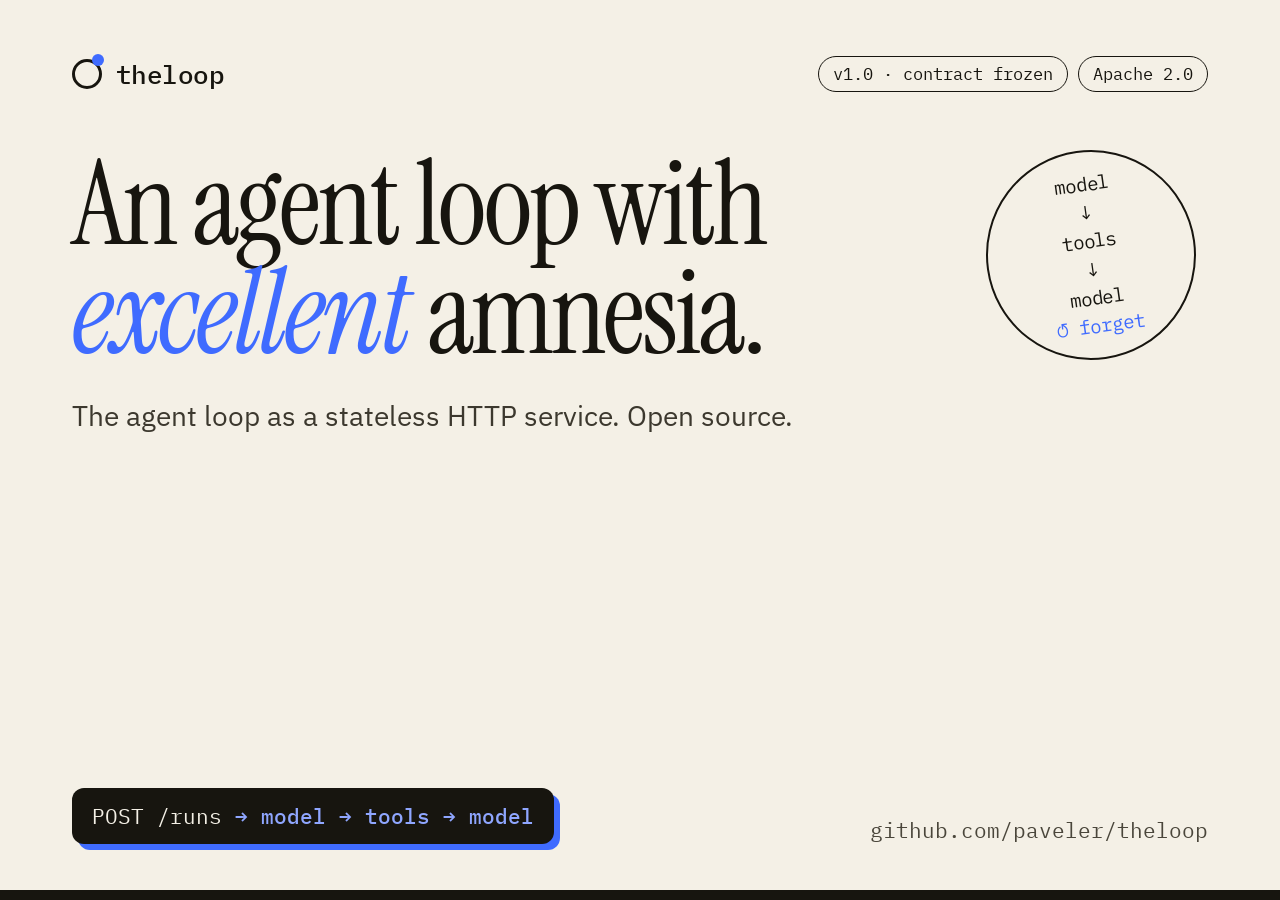
<file: src-assets/og.html>
<!doctype html>
<html><head><meta charset="utf-8">
<link href="https://fonts.googleapis.com/css2?family=Instrument+Serif:ital@0;1&family=IBM+Plex+Sans:wght@400;500&family=IBM+Plex+Mono:wght@400;500&display=block" rel="stylesheet">
<style>
*{box-sizing:border-box}
html,body{margin:0;width:1200px;height:630px;overflow:hidden;background:#f4f0e6;color:#17150f;-webkit-font-smoothing:antialiased}
.frame{position:absolute;inset:0;padding:56px 72px;display:flex;flex-direction:column}
.top{display:flex;align-items:center;justify-content:space-between}
.logo{display:flex;align-items:center;gap:14px}
.ring{width:30px;height:30px;border:3.5px solid #17150f;border-radius:50%;position:relative}
.ring::after{content:"";position:absolute;top:-8px;right:-5px;width:12px;height:12px;background:#3f6bff;border-radius:50%}
.word{font-family:'IBM Plex Mono',monospace;font-weight:500;font-size:26px;letter-spacing:-.02em}
.badges{display:flex;gap:10px;font-family:'IBM Plex Mono',monospace;font-size:17px}
.badges span{border:1.5px solid #17150f;border-radius:999px;padding:6px 14px}
h1{font-family:'Instrument Serif',serif;font-weight:400;font-size:118px;line-height:.92;letter-spacing:-.025em;margin:58px 0 0;max-width:820px}
h1 em{color:#3f6bff}
.sub{font-family:'IBM Plex Sans',sans-serif;font-size:28px;line-height:1.35;margin:30px 0 0;color:#3c382e}
.bottom{margin-top:auto;display:flex;justify-content:space-between;align-items:flex-end;font-family:'IBM Plex Mono',monospace;font-size:21px}
.post{background:#17150f;color:#f4f0e6;border-radius:12px;padding:14px 20px;box-shadow:6px 6px 0 #3f6bff}
.post b{color:#8fa6ff;font-weight:500}
.url{color:#4a463b}
.sticker{position:absolute;right:84px;top:150px;width:210px;height:210px;border:2.5px solid #17150f;border-radius:50%;display:flex;align-items:center;justify-content:center;transform:rotate(-8deg);font-family:'IBM Plex Mono',monospace;font-size:19px;line-height:1.5;text-align:center;background:#f4f0e6}
.sticker span span{color:#3f6bff}
.band{position:absolute;left:0;right:0;bottom:0;height:10px;background:#17150f}
</style></head>
<body><div class="frame">
<div class="top"><div class="logo"><span class="ring"></span><span class="word">theloop</span></div>
<div class="badges"><span>v1.0 · contract frozen</span><span>Apache 2.0</span></div></div>
<h1>An agent loop with <em>excellent</em> amnesia.</h1>
<p class="sub">The agent loop as a stateless HTTP service. Open source.</p>
<div class="bottom"><div class="post">POST /runs <b>→ model → tools → model</b></div><div class="url">github.com/paveler/theloop</div></div>
</div>
<div class="sticker"><span>model<br>↓<br>tools<br>↓<br>model<br><span>↺ forget</span></span></div>
<div class="band"></div>
</body></html>
</file>
